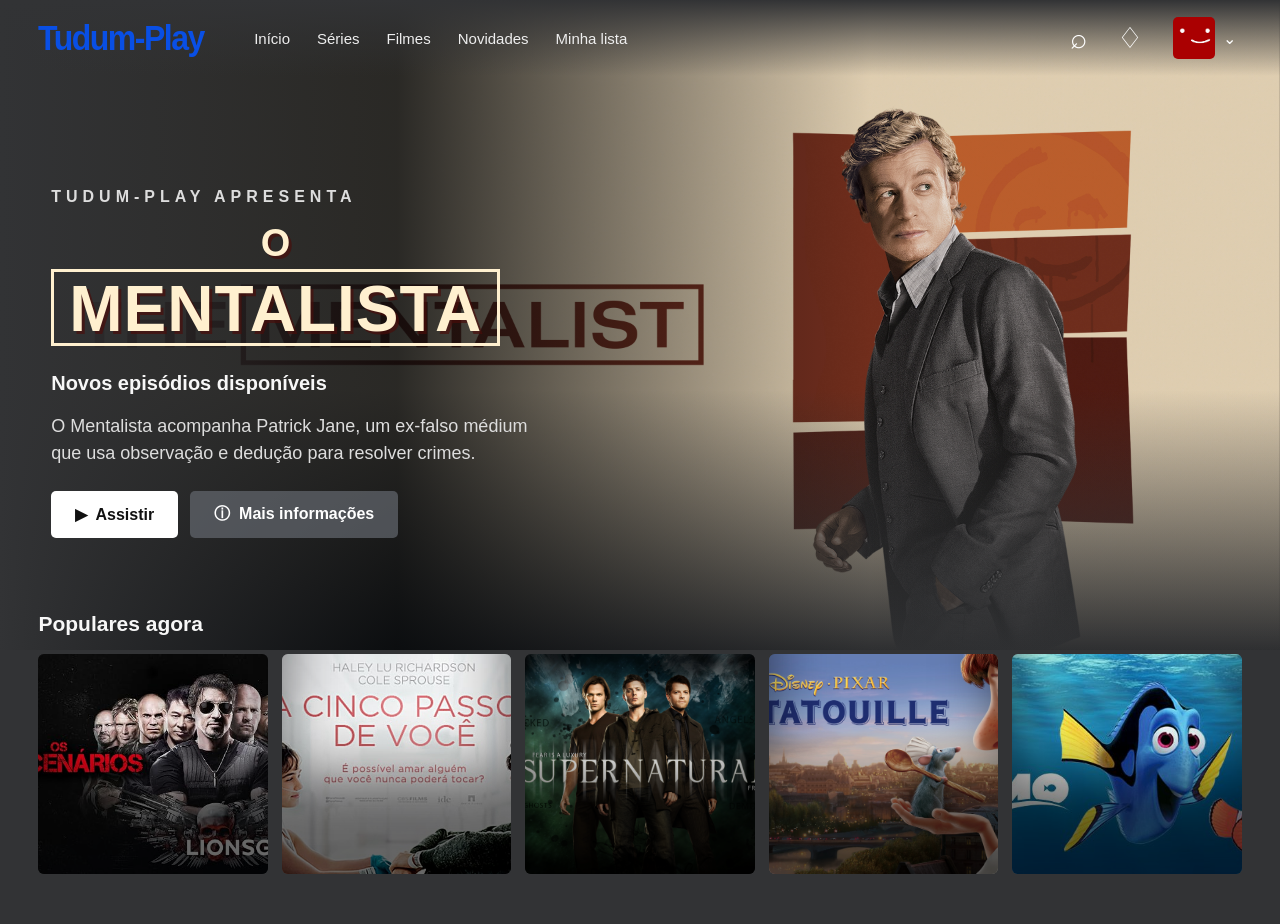
<file: Tudum-Play  - Protótipo/index.html>
<!DOCTYPE html>
<html lang="pt-BR">
<head>
  <meta charset="UTF-8">
  <meta name="viewport" content="width=device-width, initial-scale=1.0">
  <title>Tudum-Play</title>
  <link rel="icon" type="image/x-icon" href="favicon.ico">
  <link rel="stylesheet" href="style.css">
</head>
<body>

  <header class="topbar">
    <a class="logo" href="#" aria-label="Netflix">Tudum-Play</a>
    <nav aria-label="Navegação principal">
      <a href="#">Início</a>
      <a href="#">Séries</a>
      <a href="#">Filmes</a>
      <a href="#">Novidades</a>
      <a href="#">Minha lista</a>
    </nav>
    <div class="actions">
      <button class="plain" aria-label="Pesquisar">⌕</button>
      <button class="plain" aria-label="Notificações">♢</button>
      <button id="profileButton" class="profile" aria-label="Abrir assistente" aria-expanded="false" aria-controls="assistantPanel">
        <img src="assets/carinha-assistente.png" alt="">
        <i>⌄</i>
      </button>
    </div>
  </header>

  <main>
    <section class="hero">
      <div class="hero-copy">
        <p class="eyebrow">TUDUM-PLAY APRESENTA</p>
        <h1 class="featured-title">
          <span>O</span>
          <strong>MENTALISTA</strong>
        </h1>
        <h2>Novos episódios disponíveis</h2>
        <p>O Mentalista acompanha Patrick Jane, um ex-falso médium que usa observação e dedução para resolver crimes.</p>
        <div class="hero-buttons">
          <button class="watch">▶ &nbsp;Assistir</button>
          <button class="info">ⓘ &nbsp;Mais informações</button>
        </div>
      </div>
    </section>

    <section class="catalog">
      <h2>Populares agora</h2>
      <div class="carousel">
        <button class="carousel-button previous" aria-label="Ver títulos anteriores">‹</button>

        <div class="cards" id="movieCarousel">
          <article class="card c1" aria-label="Os Mercenários"></article>
          <article class="card c2" aria-label="A Cinco Passos de Você"></article>
          <article class="card c3" aria-label="Supernatural"></article>
          <article class="card c4" aria-label="Ratatouille"></article>
          <article class="card c5" aria-label="Procurando Nemo"></article>
          <article class="card c6" aria-label="The Office"></article>
        </div>

        <button class="carousel-button next" aria-label="Ver mais títulos">›</button>
      </div>
    </section>
  </main>

  <div id="overlay" class="overlay" hidden></div>
  <aside id="assistantPanel" class="assistant" aria-hidden="true" aria-labelledby="assistantTitle">
    <button id="closeButton" class="close" aria-label="Fechar assistente">×</button>
    <div class="assistant-head">
      <div class="bot-face">•‿•</div>
      <div>
        <h2 id="assistantTitle">Olá, Usuario! <small>BETA</small></h2>
        <p>Eu sou seu assistente de entretenimento.<br>Como posso te ajudar hoje?</p>
      </div>
    </div>

    <h3>Comandos sugeridos</h3>
    <div class="suggestions">
      <button data-recommendation="leve"><i class="pink">☺</i> Quero indicação de um filme leve <span>›</span></button>
      <button data-recommendation="suspense"><i class="blue">♧</i> Me indique uma série de suspense <span>›</span></button>
      <button data-recommendation="romance"><i class="purple">♡</i> Quero algo romântico para assistir <span>›</span></button>
      <button data-recommendation="familia"><i class="green">♙</i> Sugira algo para ver com a família <span>›</span></button>
      <button data-recommendation="acao"><i class="orange">♢</i> Quero um filme de ação emocionante <span>›</span></button>
    </div>

    <div class="result">
      <p>Sugestão para você</p>
      <article>
        <div id="resultPoster" class="poster default-poster" role="img" aria-label="The Office"></div>
        <div>
          <h3 id="resultTitle">The Office</h3>
          <small id="resultDetails">2005 &nbsp; 9 temporadas &nbsp; 203 episódios</small>
          <p id="resultDescription">Uma série de comédia sobre trabalho, caos e cafés fortes.</p>
          <button class="watch small">▶ Assistir</button>
        </div>
      </article>
    </div>

    <form id="messageForm" class="message">
      <input id="messageInput" aria-label="Mensagem" placeholder="Digite sua mensagem...">
      <button aria-label="Enviar">➤</button>
    </form>
    <p class="note">▣ Este é um assistente demonstrativo.</p>
  </aside>

  <script src="script.js"></script>
</body>
</html>
</file>
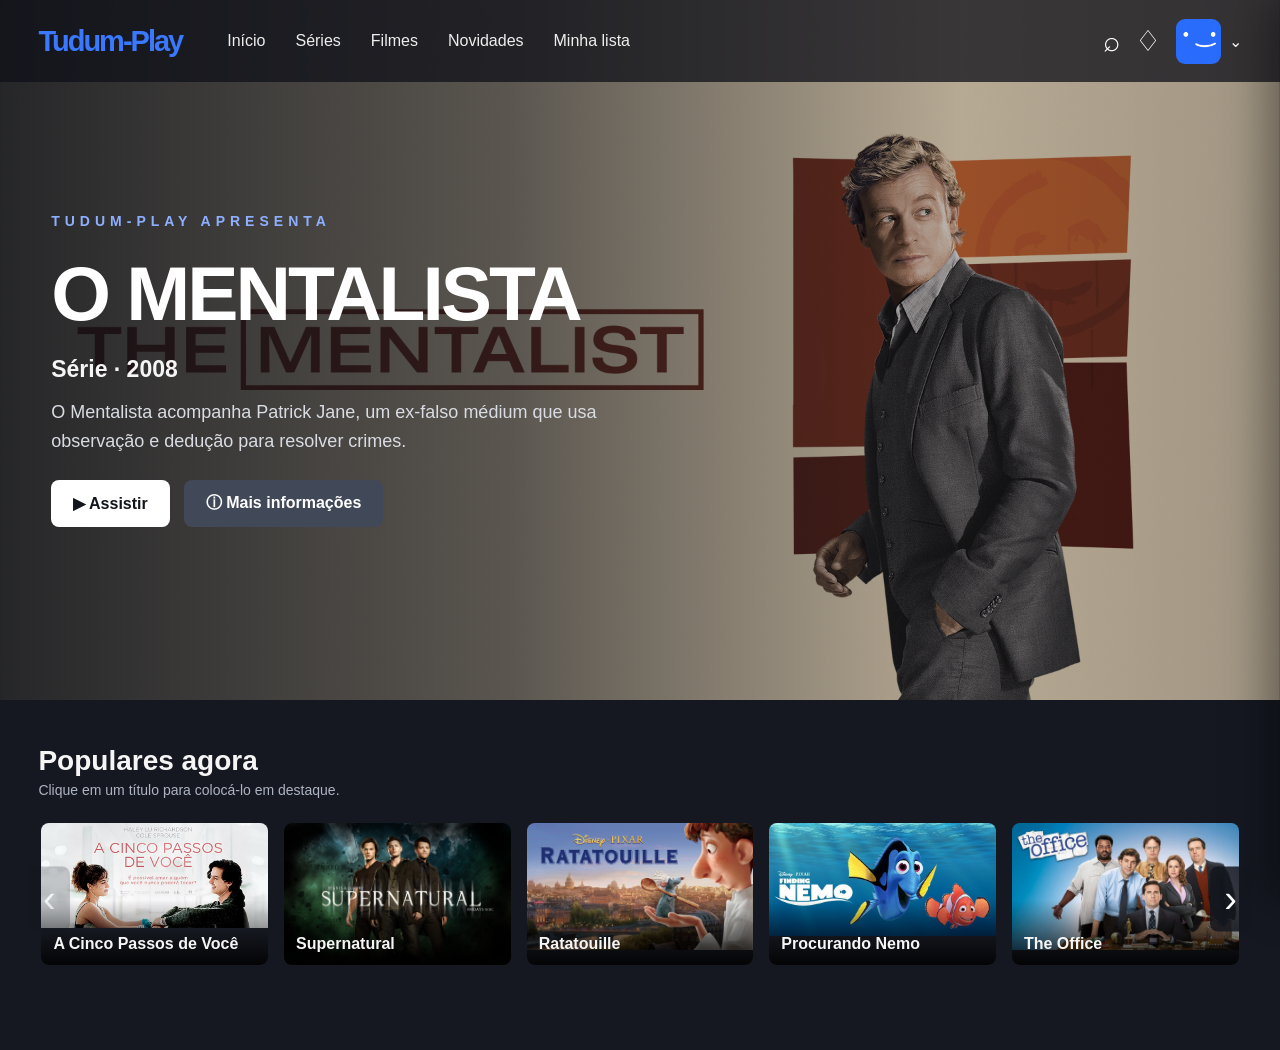
<file: Tudum-Play - E_pra_ser_esse_o_final/index.html>
<!DOCTYPE html>
<html lang="pt-BR">
<head>
  <meta charset="UTF-8">
  <meta name="viewport" content="width=device-width, initial-scale=1.0">
  <meta name="description" content="Tudum-Play - catálogo de filmes e séries">
  <title>Tudum-Play</title>

  <link rel="icon" type="image/x-icon" href="favicon.ico">
  <link rel="stylesheet" href="style.css">
</head>

<body>
  <header class="topbar">
    <a class="logo" href="#" aria-label="Tudum-Play">Tudum-Play</a>

    <nav aria-label="Navegação principal">
      <a href="#inicio">Início</a>
      <a href="#catalogo">Séries</a>
      <a href="#catalogo">Filmes</a>
      <a href="#catalogo">Novidades</a>
      <a href="#catalogo">Minha lista</a>
    </nav>

    <div class="actions">
      <button id="searchButton" class="plain" aria-label="Pesquisar" title="Pesquisar">⌕</button>
      <button class="plain" aria-label="Notificações" title="Notificações">♢</button>

      <button id="profileButton" class="profile" aria-label="Abrir assistente" aria-expanded="false" aria-controls="assistantPanel">
        <img src="poster/carinha-assistente.png" alt="">
        <span>⌄</span>
      </button>
    </div>
  </header>

  <div id="searchBox" class="search-box">
    <input id="searchInput" type="search" placeholder="Pesquisar filmes e séries..." aria-label="Pesquisar filmes e séries">
    <button id="closeSearch" aria-label="Fechar pesquisa">×</button>
    <div id="searchResults" class="search-results"></div>
  </div>

  <main id="inicio">
    <section class="hero">
      <div class="hero-copy">
        <p class="eyebrow">TUDUM-PLAY APRESENTA</p>

        <h1 id="featuredTitle" class="featured-title">O MENTALISTA</h1>
        <h2 id="featuredSubtitle">Novos episódios disponíveis</h2>

        <p id="featuredDescription">
          O Mentalista acompanha Patrick Jane, um ex-falso médium que usa observação e dedução para resolver crimes.
        </p>

        <div class="hero-buttons">
          <button id="watchButton" class="watch">▶ Assistir</button>
          <button id="infoButton" class="info">ⓘ Mais informações</button>
        </div>
      </div>

      <div id="featuredPoster" class="featured-poster" role="img" aria-label="O Mentalista"></div>
    </section>

    <section id="catalogo" class="catalog">
      <div class="section-title">
        <h2>Populares agora</h2>
        <p>Clique em um título para colocá-lo em destaque.</p>
      </div>

      <div class="carousel">
        <button class="carousel-button previous" aria-label="Ver títulos anteriores">‹</button>

        <div id="movieCarousel" class="cards"></div>

        <button class="carousel-button next" aria-label="Ver mais títulos">›</button>
      </div>
    </section>
  </main>

  <div id="modal" class="modal" hidden>
    <div class="modal-content">
      <button id="modalClose" class="modal-close" aria-label="Fechar">×</button>
      <h2 id="modalTitle">Título</h2>
      <div id="modalBody"></div>
    </div>
  </div>

  <div id="overlay" class="overlay" hidden></div>

  <aside id="assistantPanel" class="assistant" aria-hidden="true" aria-labelledby="assistantTitle">
    <button id="closeButton" class="close" aria-label="Fechar assistente">×</button>

    <div class="assistant-head">
      <div class="bot-face">•‿•</div>

      <div>
        <h2 id="assistantTitle">Olá! <small>BETA</small></h2>
        <p>Eu sou seu assistente de entretenimento. Como posso ajudar?</p>
      </div>
    </div>

    <h3>Sugestões</h3>

    <div class="suggestions">
      <button data-message="Quero um filme leve e divertido">☺ Filme leve</button>
      <button data-message="Quero uma série de suspense">♧ Série de suspense</button>
      <button data-message="Quero algo romântico">♡ Romance</button>
      <button data-message="Quero algo para assistir com a família">♙ Família</button>
      <button data-message="Quero um filme de ação">♢ Ação</button>
      <button data-message="Quero uma comédia">☻ Comédia</button>
      <button data-message="Quero ficção científica">✦ Ficção científica</button>
      <button data-message="Quero uma animação">★ Animação</button>
    </div>

    <div class="result">
      <p>Sugestão para você</p>

      <article>
        <div id="resultPoster" class="poster"></div>

        <div>
          <h3 id="resultTitle">The Office</h3>
          <small id="resultDetails">2005 · 9 temporadas</small>
          <p id="resultDescription">Uma comédia sobre o cotidiano de um escritório.</p>

          <button id="resultWatch" class="watch small">▶ Ver opções</button>
        </div>
      </article>
    </div>

    <form id="messageForm" class="message">
      <input id="messageInput" aria-label="Mensagem" placeholder="Digite sua mensagem...">
      <button aria-label="Enviar">➤</button>
    </form>

    <p class="note">▣ Assistente demonstrativo do Tudum-Play.</p>
  </aside>

  <script src="script.js"></script>
</body>
</html>
</file>
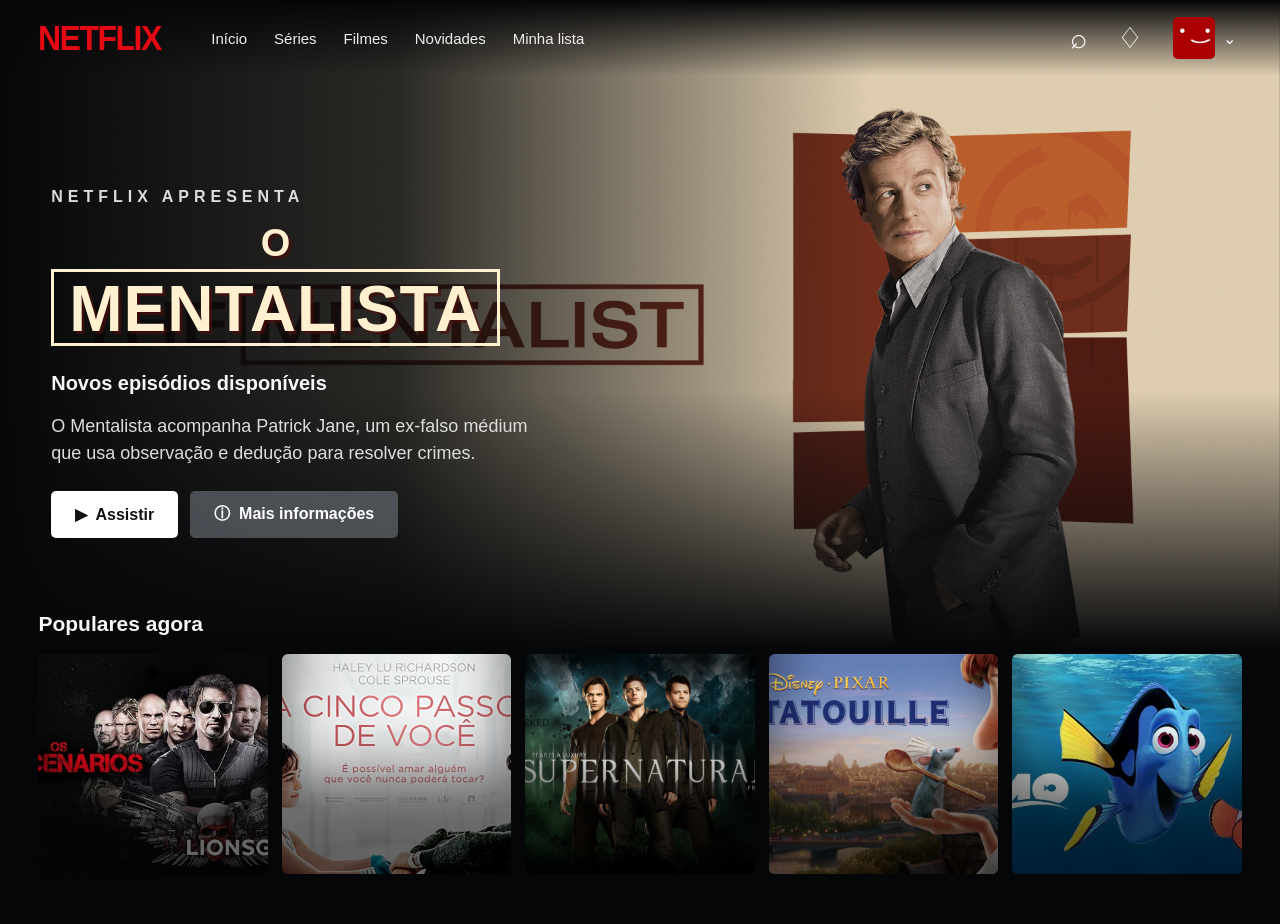
<file: Vini - Copia/index.html>
<!DOCTYPE html>
<html lang="pt-BR">
<head>
  <meta charset="UTF-8">
  <meta name="viewport" content="width=device-width, initial-scale=1.0">
  <title>Netflix</title>
  <link rel="icon" type="image/x-icon" href="favicon.ico">
  <link rel="stylesheet" href="style.css">
</head>
<body>
  <!-- Cabeçalho -->
  <header class="topbar">
    <a class="logo" href="#" aria-label="Netflix">NETFLIX</a>
    <nav aria-label="Navegação principal">
      <a href="#">Início</a>
      <a href="#">Séries</a>
      <a href="#">Filmes</a>
      <a href="#">Novidades</a>
      <a href="#">Minha lista</a>
    </nav>
    <div class="actions">
      <button class="plain" aria-label="Pesquisar">⌕</button>
      <button class="plain" aria-label="Notificações">♢</button>
      <button id="profileButton" class="profile" aria-label="Abrir assistente" aria-expanded="false" aria-controls="assistantPanel">
        <img src="assets/carinha-assistente.png" alt="">
        <i>⌄</i>
      </button>
    </div>
  </header>

  <!-- Conteúdo principal -->
  <main>
    <section class="hero">
      <div class="hero-copy">
        <p class="eyebrow">NETFLIX APRESENTA</p>
        <h1 class="featured-title">
          <span>O</span>
          <strong>MENTALISTA</strong>
        </h1>
        <h2>Novos episódios disponíveis</h2>
        <p>O Mentalista acompanha Patrick Jane, um ex-falso médium que usa observação e dedução para resolver crimes.</p>
        <div class="hero-buttons">
          <button class="watch">▶ &nbsp;Assistir</button>
          <button class="info">ⓘ &nbsp;Mais informações</button>
        </div>
      </div>
    </section>

    <section class="catalog">
      <h2>Populares agora</h2>
      <div class="carousel">
        <button class="carousel-button previous" aria-label="Ver títulos anteriores">‹</button>

        <div class="cards" id="movieCarousel">
          <article class="card c1" aria-label="Os Mercenários"></article>
          <article class="card c2" aria-label="A Cinco Passos de Você"></article>
          <article class="card c3" aria-label="Supernatural"></article>
          <article class="card c4" aria-label="Ratatouille"></article>
          <article class="card c5" aria-label="Procurando Nemo"></article>
          <article class="card c6" aria-label="The Office"></article>
        </div>

        <button class="carousel-button next" aria-label="Ver mais títulos">›</button>
      </div>
    </section>
  </main>

  <!-- Menu do assistente -->
  <div id="overlay" class="overlay" hidden></div>
  <aside id="assistantPanel" class="assistant" aria-hidden="true" aria-labelledby="assistantTitle">
    <button id="closeButton" class="close" aria-label="Fechar assistente">×</button>
    <div class="assistant-head">
      <div class="bot-face">•‿•</div>
      <div>
        <h2 id="assistantTitle">Olá, Usuario! <small>BETA</small></h2>
        <p>Eu sou seu assistente de entretenimento.<br>Como posso te ajudar hoje?</p>
      </div>
    </div>

    <h3>Comandos sugeridos</h3>
    <div class="suggestions">
      <button data-recommendation="leve"><i class="pink">☺</i> Quero indicação de um filme leve <span>›</span></button>
      <button data-recommendation="suspense"><i class="blue">♧</i> Me indique uma série de suspense <span>›</span></button>
      <button data-recommendation="romance"><i class="purple">♡</i> Quero algo romântico para assistir <span>›</span></button>
      <button data-recommendation="familia"><i class="green">♙</i> Sugira algo para ver com a família <span>›</span></button>
      <button data-recommendation="acao"><i class="orange">♢</i> Quero um filme de ação emocionante <span>›</span></button>
    </div>

    <div class="result">
      <p>Sugestão para você</p>
      <article>
        <div id="resultPoster" class="poster default-poster" role="img" aria-label="The Office"></div>
        <div>
          <h3 id="resultTitle">The Office</h3>
          <small id="resultDetails">2005 &nbsp; 9 temporadas &nbsp; 203 episódios</small>
          <p id="resultDescription">Uma série de comédia sobre trabalho, caos e cafés fortes.</p>
          <button class="watch small">▶ Assistir</button>
        </div>
      </article>
    </div>

    <form id="messageForm" class="message">
      <input id="messageInput" aria-label="Mensagem" placeholder="Digite sua mensagem...">
      <button aria-label="Enviar">➤</button>
    </form>
    <p class="note">▣ Este é um assistente demonstrativo.</p>
  </aside>

  <script src="script.js"></script>
</body>
</html>
</file>
<file: Tudum-Play  - Protótipo/style.css>
/* CONFIGURAÇÕES GERAIS */
:root {
  --blue: #094fe5;
  --panel: #323335;
  --soft: #171c24;
  --text: #f7f7f7;
  --muted: #b8bbc2;
  --violet: #8f4cff;
}

* { box-sizing: border-box; }

html {
  background: #323335;
  color: var(--text);
  font-family: Arial, Helvetica, sans-serif;
}

body {
  margin: 0;
  min-height: 100vh;
  background: #323335;
}

button { font: inherit; }

/* CABEÇALHO */
.topbar {
  position: absolute;
  z-index: 5;
  display: flex;
  align-items: center;
  gap: 50px;
  width: 100%;
  height: 76px;
  padding: 0 3%;
  background: linear-gradient(#323335, transparent);
}

.logo {
  display: inline-block;
  color: var(--blue);
  font-family: Impact, Haettenschweiler, "Arial Narrow Bold", sans-serif;
  font-size: 32px;
  font-weight: 900;
  letter-spacing: -1.5px;
  line-height: 1;
  text-decoration: none;
  transform: scaleY(1.12);
  transform-origin: left center;
}

.topbar nav {
  display: flex;
  gap: 27px;
}

.topbar nav a {
  color: #eee;
  font-size: 15px;
  text-decoration: none;
}

.actions {
  display: flex;
  align-items: center;
  gap: 18px;
  margin-left: auto;
}

.plain {
  border: 0;
  background: none;
  color: white;
  font-size: 29px;
  cursor: pointer;
}

.profile {
  display: flex;
  align-items: center;
  gap: 8px;
  border: 0;
  background: transparent;
  color: #fff;
  cursor: pointer;
}

.profile img {
  display: block;
  width: 42px;
  height: 42px;
  object-fit: cover;
  border-radius: 5px;
}

.profile i { font-style: normal; }

/* ÁREA PRINCIPAL */
.hero {
  display: flex;
  align-items: center;
  height: 650px;
  padding: 90px 4% 30px;
  background:
    linear-gradient(90deg, #323335 0%, rgba(4, 6, 8, .84) 31%, rgba(4, 6, 8, .08) 68%),
    linear-gradient(0deg, #323335 0%, transparent 40%),
    url("assets/mentalista.png") center / cover no-repeat;
}

.hero-copy { max-width: 500px; }

.eyebrow {
  color: #ddd;
  font-weight: bold;
  letter-spacing: 5px;
}

.featured-title {
  display: flex;
  flex-direction: column;
  align-items: center;
  width: fit-content;
  margin: 18px 0;
  color: #fff0cf;
  font-family: Impact, Haettenschweiler, "Arial Narrow Bold", sans-serif;
  line-height: .88;
  text-transform: uppercase;
  text-shadow: 3px 3px 0 rgba(76, 12, 9, .65);
}

.featured-title span {
  margin-bottom: 7px;
  font-size: 38px;
  line-height: 1;
}

.featured-title strong {
  padding: 9px 15px 6px;
  border: 3px solid #fff0cf;
  font-size: 64px;
  font-weight: 900;
  letter-spacing: 1px;
}

.hero h2 {
  margin-top: 26px;
  font-size: 20px;
}

.hero-copy > p:not(.eyebrow) {
  color: #ddd;
  font-size: 18px;
  line-height: 1.5;
}

.hero-buttons {
  display: flex;
  gap: 12px;
  margin-top: 24px;
}

.watch,
.info {
  padding: 13px 24px;
  border: 0;
  border-radius: 5px;
  font-weight: bold;
  cursor: pointer;
}

.watch {
  background: white;
  color: #111;
}

.info {
  background: rgba(100, 105, 112, .7);
  color: white;
}

/* CATÁLOGO */
.catalog {
  position: relative;
  margin-top: -55px;
  padding: 0 3% 50px;
}

.catalog h2 { font-size: 21px; }

.carousel {
  position: relative;
}

.cards {
  display: flex;
  gap: 14px;
  overflow-x: auto;
  scroll-behavior: smooth;
  scrollbar-width: none;
}

.cards::-webkit-scrollbar {
  display: none;
}

.card {
  display: flex;
  flex: 0 0 calc((100% - 56px) / 5);
  align-items: flex-end;
  height: 220px;
  padding: 18px;
  border-radius: 6px;
  background-position: center;
  background-size: cover;
  box-shadow: inset 0 -100px 60px rgba(0, 0, 0, .6);
  font-size: 23px;
}

.c1 { background-image: url("assets/mercenarios.png"); }
.c2 { background-image: url("assets/cinco-passos.png"); }
.c3 { background-image: url("assets/supernatural.png"); }
.c4 { background-image: url("assets/ratatouille.png"); }
.c5 { background-image: url("assets/procurando-nemo.png"); }
.c6 { background-image: url("assets/the-office.png"); }

.carousel-button {
  position: absolute;
  z-index: 2;
  top: 0;
  width: 48px;
  height: 100%;
  border: 0;
  background: rgba(5, 6, 8, .72);
  color: white;
  font-size: 52px;
  cursor: pointer;
  opacity: 0;
  transition: opacity .2s ease, background .2s ease;
}

.carousel:hover .carousel-button,
.carousel-button:focus-visible {
  opacity: 1;
}

.carousel-button:hover {
  background: rgba(5, 6, 8, .9);
}

.carousel-button:disabled {
  opacity: 0;
  pointer-events: none;
}

.previous {
  left: 0;
  border-radius: 6px 0 0 6px;
}

.next {
  right: 0;
  border-radius: 0 6px 6px 0;
}

/* FUNDO DO MENU */
.overlay {
  position: fixed;
  z-index: 8;
  inset: 0;
  background: rgba(0, 0, 0, .42);
}

/* MENU DO ASSISTENTE */
.assistant {
  position: fixed;
  z-index: 9;
  top: 64px;
  right: 2%;
  width: min(630px, 94vw);
  height: calc(100vh - 84px);
  padding: 28px 34px 20px;
  overflow: auto;
  border: 1px solid #30343d;
  border-radius: 20px;
  background: linear-gradient(160deg, #0a0e15, #070a10);
  box-shadow: 0 0 40px rgba(0, 0, 0, .75);
  opacity: 0;
  transform: translateX(110%);
  transition: .28s ease;
}

.assistant.open {
  opacity: 1;
  transform: translateX(0);
}

.close {
  position: absolute;
  top: 18px;
  right: 21px;
  border: 0;
  background: none;
  color: #9da0a8;
  font-size: 37px;
  cursor: pointer;
}

.assistant-head {
  display: flex;
  align-items: center;
  gap: 23px;
}

.assistant-head h2 {
  margin: 0 0 7px;
  font-size: 26px;
}

.assistant-head p {
  margin: 0;
  color: #ccd0d6;
  line-height: 1.45;
}

.assistant small { font-size: 12px; }

.assistant-head small {
  margin-left: 8px;
  padding: 3px;
  border: 1px solid #555;
  border-radius: 5px;
}

.bot-face {
  display: grid;
  flex: 0 0 90px;
  place-items: center;
  width: 90px;
  height: 90px;
  border: 2px solid #6a8dff;
  border-radius: 50%;
  box-shadow: 0 0 12px #6e43ff, inset 0 0 14px #4d2bc5;
  color: white;
  font-size: 27px;
}

.assistant > h3 {
  margin: 26px 0 10px;
  font-size: 16px;
}

/* SUGESTÕES DO ASSISTENTE */
.suggestions {
  display: grid;
  gap: 6px;
}

.suggestions button {
  display: flex;
  align-items: center;
  gap: 14px;
  padding: 14px 16px;
  border: 0;
  border-radius: 7px;
  background: var(--soft);
  color: #fff;
  text-align: left;
  cursor: pointer;
}

.suggestions button:hover { background: #222936; }

.suggestions i {
  font-size: 21px;
  font-style: normal;
}

.suggestions span {
  margin-left: auto;
  color: #adb0b6;
  font-size: 26px;
}

.pink { color: #e84d94; }
.blue { color: #27a7e7; }
.purple { color: #a862eb; }
.green { color: #38be68; }
.orange { color: #f57c34; }

/* RESULTADO SUGERIDO */
.result {
  margin-top: 18px;
  padding-top: 10px;
  border-top: 1px solid #242933;
  color: #bbb;
}

.result article {
  display: grid;
  grid-template-columns: 170px 1fr;
  gap: 16px;
  padding: 9px;
  border: 1px solid #232a35;
  border-radius: 10px;
  background: #0d1118;
  color: white;
}

.poster {
  display: grid;
  min-height: 135px;
  place-items: center;
  border-radius: 7px;
  background-position: center;
  background-size: cover;
  background-repeat: no-repeat;
  font-size: 22px;
  font-weight: 900;
  text-align: center;
}

.default-poster {
  background-image: url("assets/the-office.png");
}

.result h3 { margin: 5px 0; }

.result article p {
  color: #bfc2c8;
  font-size: 13px;
  line-height: 1.4;
}

.small { padding: 9px 16px; }

/* CAMPO DE MENSAGEM */
.message {
  display: flex;
  margin-top: 18px;
  padding: 4px 6px 4px 16px;
  border: 1px solid #343944;
  border-radius: 26px;
  background: #12161d;
}

.message input {
  width: 100%;
  border: 0;
  outline: 0;
  background: transparent;
  color: white;
}

.message button {
  border: 0;
  background: none;
  color: #777f8a;
  font-size: 25px;
  cursor: pointer;
}

.note {
  color: #a65cff;
  font-size: 12px;
}

/* RESPONSIVIDADE */
@media (max-width: 750px) {
  .topbar nav,
  .plain {
    display: none;
  }

  .topbar { gap: 10px; }
  .hero { height: 590px; }
  .featured-title span { font-size: 27px; }

  .featured-title strong {
    border-width: 2px;
    font-size: 43px;
  }

  .cards {
    scroll-snap-type: x mandatory;
  }

  .card {
    flex-basis: calc((100% - 14px) / 2);
    scroll-snap-align: start;
  }

  .carousel-button {
    width: 38px;
    font-size: 42px;
    opacity: .85;
  }

  .assistant {
    top: 55px;
    right: 2%;
    height: calc(100vh - 65px);
    padding: 24px 18px;
  }

  .assistant-head { align-items: flex-start; }

  .bot-face {
    flex-basis: 65px;
    width: 65px;
    height: 65px;
  }

  .result article {
    grid-template-columns: 110px 1fr;
  }
}
</file>
<file: Tudum-Play - E_pra_ser_esse_o_final/style.css>
* {
  box-sizing: border-box;
  margin: 0;
  padding: 0;
}

html {
  scroll-behavior: smooth;
}

body {
  font-family: Arial, Helvetica, sans-serif;
  background: #151821;
  color: #f5f5f5;
  overflow-x: hidden;
}

button,
input {
  font: inherit;
}

button {
  cursor: pointer;
}

.topbar {
  position: absolute;
  z-index: 10;
  top: 0;
  left: 0;
  width: 100%;
  height: 82px;
  display: flex;
  align-items: center;
  gap: 45px;
  padding: 0 3%;
  background: rgba(15, 17, 25, .75);
}

.logo {
  color: #3978ff;
  font-size: 29px;
  font-weight: 900;
  text-decoration: none;
  letter-spacing: -2px;
}

nav {
  display: flex;
  gap: 30px;
}

nav a {
  color: #eee;
  text-decoration: none;
  font-size: 16px;
  transition: .2s;
}

nav a:hover {
  color: #6e9cff;
}

.actions {
  display: flex;
  align-items: center;
  gap: 15px;
  margin-left: auto;
}

.plain,
.profile {
  border: 0;
  background: transparent;
  color: white;
}

.plain {
  font-size: 29px;
}

.profile {
  display: flex;
  align-items: center;
  gap: 8px;
}

.profile img {
  width: 45px;
  height: 45px;
  object-fit: cover;
  border-radius: 9px;
}

.search-box {
  position: fixed;
  z-index: 30;
  top: 82px;
  right: 3%;
  width: min(430px, 90%);
  padding: 15px;
  background: #202431;
  border: 1px solid #394052;
  border-radius: 12px;
  display: none;
  box-shadow: 0 15px 40px rgba(0, 0, 0, .4);
}

.search-box.open {
  display: block;
}

.search-box input {
  width: 100%;
  padding: 12px 42px 12px 14px;
  border: 1px solid #555d70;
  border-radius: 8px;
  outline: none;
  background: #11141c;
  color: white;
}

#closeSearch {
  position: absolute;
  right: 25px;
  top: 25px;
  border: 0;
  background: none;
  color: white;
  font-size: 20px;
}

.search-results {
  margin-top: 10px;
  max-height: 300px;
  overflow-y: auto;
}

.search-result {
  padding: 10px;
  border-radius: 7px;
  cursor: pointer;
}

.search-result:hover {
  background: #303646;
}

.hero {
  position: relative;
  height: 700px !important;
  min-height: 700px !important;
  max-height: 700px !important;
  display: flex;
  align-items: center;
  padding: 110px 4% 70px;
  overflow: hidden;
  background: linear-gradient(110deg, #10131b 20%, #1b2433 58%, #343c4c);
  flex-shrink: 0;
}

.hero::after {
  content: "";
  position: absolute;
  z-index: 1;
  inset: 0;
  background: linear-gradient(90deg, rgba(10, 13, 20, .88) 0%, rgba(10, 13, 20, .65) 40%, rgba(10, 13, 20, .25) 75%, rgba(10, 13, 20, .35) 100%);
  pointer-events: none;
}

.hero-copy {
  position: relative;
  z-index: 2;
  width: 52%;
  max-width: 650px;
}

.eyebrow {
  margin-bottom: 20px;
  color: #8eafff;
  font-weight: bold;
  letter-spacing: 5px;
  font-size: 14px;
}

.featured-title {
  margin-bottom: 18px;
  color: #fff;
  font-size: clamp(42px, 6vw, 78px);
  font-weight: 900;
  letter-spacing: -3px;
}

.hero-copy h2 {
  margin-bottom: 15px;
  font-size: 23px;
}

.hero-copy > p:not(.eyebrow) {
  max-width: 600px;
  color: #d9dce3;
  font-size: 18px;
  line-height: 1.6;
}

.hero-buttons {
  display: flex;
  flex-wrap: wrap;
  gap: 14px;
  margin-top: 25px;
}

.watch,
.info {
  border: 0;
  border-radius: 8px;
  padding: 13px 22px;
  font-weight: bold;
  transition: .2s;
}

.watch {
  background: #fff;
  color: #12151c;
}

.info {
  background: #414858;
  color: #fff;
}

.watch:hover,
.info:hover {
  transform: translateY(-2px);
  filter: brightness(1.12);
}

.featured-poster {
  position: absolute;
  z-index: 0;
  inset: 0 !important;
  width: 100% !important;
  height: 100% !important;
  background-position: center;
  background-repeat: no-repeat;
  background-size: cover;
  opacity: 1;
}

.catalog {
  padding: 45px 3% 70px;
  background: #151821;
}

.section-title {
  margin-bottom: 20px;
}

.section-title h2 {
  font-size: 28px;
}

.section-title p {
  margin-top: 5px;
  color: #aeb4c1;
  font-size: 14px;
}

.carousel {
  position: relative;
}

.cards {
  display: flex;
  gap: 16px;
  overflow-x: auto;
  scroll-behavior: smooth;
  scrollbar-width: none;
  padding: 5px 3px 15px;
}

.cards::-webkit-scrollbar {
  display: none;
}

.card {
  position: relative;
  flex: 0 0 calc((100% - 64px) / 5);
  overflow: hidden;
  border-radius: 8px;
  background: #242936;
  cursor: pointer;
  transition: transform .25s, box-shadow .25s;
}

.card:hover {
  transform: translateY(-8px);
  box-shadow: 0 15px 30px rgba(0, 0, 0, .4);
}

.card img {
  display: block;
  width: 100%;
  height: auto;
  object-fit: contain;
}

.card-title {
  position: absolute;
  left: 0;
  right: 0;
  bottom: 0;
  padding: 35px 12px 12px;
  background: linear-gradient(transparent, rgba(0, 0, 0, .9));
  font-weight: bold;
}

.carousel-button {
  position: absolute;
  z-index: 3;
  top: 50%;
  width: 42px;
  height: 65px;
  border: 0;
  border-radius: 8px;
  background: rgba(20, 23, 31, .85);
  color: white;
  font-size: 38px;
  transform: translateY(-50%);
}

.carousel-button:hover {
  background: #3978ff;
}

.previous {
  left: -10px;
}

.next {
  right: -10px;
}

.carousel-button:disabled {
  opacity: .25;
  cursor: default;
}

.overlay {
  position: fixed;
  z-index: 19;
  inset: 0;
  background: rgba(0, 0, 0, .55);
}

.assistant {
  position: fixed;
  z-index: 20;
  top: 0;
  right: -430px;
  width: min(430px, 100%);
  height: 100vh;
  padding: 30px;
  overflow-y: auto;
  background: #1d212c;
  box-shadow: -15px 0 40px rgba(0, 0, 0, .35);
  transition: right .3s ease;
}

.assistant.open {
  right: 0;
}

.close {
  position: absolute;
  top: 18px;
  right: 20px;
  border: 0;
  background: none;
  color: white;
  font-size: 30px;
}

.assistant-head {
  display: flex;
  gap: 15px;
  margin: 30px 0;
}

.bot-face {
  display: grid;
  place-items: center;
  width: 58px;
  height: 58px;
  flex-shrink: 0;
  border-radius: 15px;
  background: #3978ff;
  font-size: 24px;
}

.assistant h2 {
  font-size: 20px;
}

.assistant h2 small {
  padding: 3px 6px;
  border-radius: 5px;
  background: #3978ff;
  font-size: 9px;
}

.assistant p {
  color: #b9bec9;
  line-height: 1.5;
}

.suggestions {
  display: grid;
  gap: 8px;
  margin: 15px 0 25px;
}

.suggestions button {
  padding: 11px;
  border: 1px solid #373e4e;
  border-radius: 8px;
  background: #272c39;
  color: white;
  text-align: left;
}

.suggestions button:hover {
  border-color: #3978ff;
  background: #303748;
}

.result {
  padding: 15px;
  border-radius: 12px;
  background: #272c39;
}

.result > p {
  margin-bottom: 10px;
  font-size: 13px;
}

.result article {
  display: flex;
  gap: 12px;
}

.poster {
  width: 80px;
  height: 115px;
  flex-shrink: 0;
  border-radius: 6px;
  background-position: center;
  background-size: cover;
  background-color: #10131b;
}

.result h3 {
  margin-bottom: 5px;
}

.result small {
  color: #8e96a6;
}

.result article p {
  margin: 7px 0;
  font-size: 13px;
}

.small {
  padding: 8px 12px;
  font-size: 12px;
}

.message {
  display: flex;
  gap: 8px;
  margin-top: 20px;
}

.message input {
  min-width: 0;
  flex: 1;
  padding: 12px;
  border: 1px solid #414858;
  border-radius: 8px;
  background: #11141c;
  color: white;
}

.message button {
  width: 45px;
  border: 0;
  border-radius: 8px;
  background: #3978ff;
  color: white;
}

.note {
  margin-top: 20px;
  font-size: 12px;
}

.modal {
  position: fixed;
  z-index: 50;
  inset: 0;
  display: grid;
  place-items: center;
  padding: 20px;
  background: rgba(0, 0, 0, .7);
}

.modal[hidden] {
  display: none;
}

.modal-content {
  position: relative;
  width: min(550px, 100%);
  max-height: 85vh;
  overflow-y: auto;
  padding: 30px;
  border-radius: 15px;
  background: #202531;
}

.modal-content h2 {
  margin-bottom: 20px;
}

.modal-close {
  position: absolute;
  top: 12px;
  right: 15px;
  border: 0;
  background: none;
  color: white;
  font-size: 28px;
}

.platform-list {
  display: grid;
  gap: 10px;
}

.platform-list a {
  display: block;
  padding: 13px;
  border-radius: 8px;
  background: #303746;
  color: white;
  text-decoration: none;
}

.platform-list a:hover {
  background: #3978ff;
}

.info-text {
  color: #c5cad4;
  line-height: 1.7;
}

@media (max-width: 900px) {
  .topbar {
    gap: 20px;
  }

  nav {
    gap: 15px;
  }

  .hero {
    height: 650px;
  }

  .hero-copy {
    width: 60%;
  }


  .card {
  aspect-ratio: 2 / 3;
  }
}

@media (max-width: 700px) {
  .topbar {
    height: 70px;
    padding: 0 18px;
  }

  .logo {
    font-size: 24px;
  }

  nav {
    display: none;
  }

  .plain:nth-child(2) {
    display: none;
  }

  .hero {
    height: 700px;
    padding: 110px 22px 40px;
    align-items: flex-start;
  }

  .hero-copy {
    width: 100%;
  }

  .featured-title {
    font-size: 48px;
  }

  .hero-copy > p:not(.eyebrow) {
    font-size: 16px;
  }

  .featured-poster {
  inset: 0;
  width: 100%;
  height: 100%;
  opacity: 1;
  background-size: cover;
  background-position: center;
}

  .hero-buttons {
    position: relative;
    z-index: 3;
  }

  .catalog {
    padding: 35px 18px;
  }

  .card {
  aspect-ratio: 2 / 3;
  }

  .carousel-button {
    display: none;
  }

  .assistant {
    padding: 25px 18px;
  }

  .search-box {
    top: 70px;
    right: 5%;
  }
}

@media (max-width: 420px) {
  .featured-title {
    font-size: 39px;
  }

  .hero {
    height: 670px;
  }

  .hero-buttons {
    flex-direction: column;
    align-items: stretch;
  }

  .card {
  aspect-ratio: 2 / 3;
  }

  .profile img {
    width: 38px;
    height: 38px;
  }
}
</file>
<file: Vini - Copia/style.css>
/* CONFIGURAÇÕES GERAIS */
:root {
  --red: #e50914;
  --panel: #080c13;
  --soft: #171c24;
  --text: #f7f7f7;
  --muted: #b8bbc2;
  --violet: #8f4cff;
}

* { box-sizing: border-box; }

html {
  background: #050608;
  color: var(--text);
  font-family: Arial, Helvetica, sans-serif;
}

body {
  margin: 0;
  min-height: 100vh;
  background: #050608;
}

button { font: inherit; }

/* CABEÇALHO */
.topbar {
  position: absolute;
  z-index: 5;
  display: flex;
  align-items: center;
  gap: 50px;
  width: 100%;
  height: 76px;
  padding: 0 3%;
  background: linear-gradient(#050608, transparent);
}

.logo {
  display: inline-block;
  color: var(--red);
  font-family: Impact, Haettenschweiler, "Arial Narrow Bold", sans-serif;
  font-size: 32px;
  font-weight: 900;
  letter-spacing: -1.5px;
  line-height: 1;
  text-decoration: none;
  transform: scaleY(1.12);
  transform-origin: left center;
}

.topbar nav {
  display: flex;
  gap: 27px;
}

.topbar nav a {
  color: #eee;
  font-size: 15px;
  text-decoration: none;
}

.actions {
  display: flex;
  align-items: center;
  gap: 18px;
  margin-left: auto;
}

.plain {
  border: 0;
  background: none;
  color: white;
  font-size: 29px;
  cursor: pointer;
}

.profile {
  display: flex;
  align-items: center;
  gap: 8px;
  border: 0;
  background: transparent;
  color: #fff;
  cursor: pointer;
}

.profile img {
  display: block;
  width: 42px;
  height: 42px;
  object-fit: cover;
  border-radius: 5px;
}

.profile i { font-style: normal; }

/* ÁREA PRINCIPAL */
.hero {
  display: flex;
  align-items: center;
  height: 650px;
  padding: 90px 4% 30px;
  background:
    linear-gradient(90deg, #060709 0%, rgba(4, 6, 8, .84) 31%, rgba(4, 6, 8, .08) 68%),
    linear-gradient(0deg, #050608 0%, transparent 40%),
    url("assets/mentalista.png") center / cover no-repeat;
}

.hero-copy { max-width: 500px; }

.eyebrow {
  color: #ddd;
  font-weight: bold;
  letter-spacing: 5px;
}

.featured-title {
  display: flex;
  flex-direction: column;
  align-items: center;
  width: fit-content;
  margin: 18px 0;
  color: #fff0cf;
  font-family: Impact, Haettenschweiler, "Arial Narrow Bold", sans-serif;
  line-height: .88;
  text-transform: uppercase;
  text-shadow: 3px 3px 0 rgba(76, 12, 9, .65);
}

.featured-title span {
  margin-bottom: 7px;
  font-size: 38px;
  line-height: 1;
}

.featured-title strong {
  padding: 9px 15px 6px;
  border: 3px solid #fff0cf;
  font-size: 64px;
  font-weight: 900;
  letter-spacing: 1px;
}

.hero h2 {
  margin-top: 26px;
  font-size: 20px;
}

.hero-copy > p:not(.eyebrow) {
  color: #ddd;
  font-size: 18px;
  line-height: 1.5;
}

.hero-buttons {
  display: flex;
  gap: 12px;
  margin-top: 24px;
}

.watch,
.info {
  padding: 13px 24px;
  border: 0;
  border-radius: 5px;
  font-weight: bold;
  cursor: pointer;
}

.watch {
  background: white;
  color: #111;
}

.info {
  background: rgba(100, 105, 112, .7);
  color: white;
}

/* CATÁLOGO */
.catalog {
  position: relative;
  margin-top: -55px;
  padding: 0 3% 50px;
}

.catalog h2 { font-size: 21px; }

.carousel {
  position: relative;
}

.cards {
  display: flex;
  gap: 14px;
  overflow-x: auto;
  scroll-behavior: smooth;
  scrollbar-width: none;
}

.cards::-webkit-scrollbar {
  display: none;
}

.card {
  display: flex;
  flex: 0 0 calc((100% - 56px) / 5);
  align-items: flex-end;
  height: 220px;
  padding: 18px;
  border-radius: 6px;
  background-position: center;
  background-size: cover;
  box-shadow: inset 0 -100px 60px rgba(0, 0, 0, .6);
  font-size: 23px;
}

.c1 { background-image: url("assets/mercenarios.png"); }
.c2 { background-image: url("assets/cinco-passos.png"); }
.c3 { background-image: url("assets/supernatural.png"); }
.c4 { background-image: url("assets/ratatouille.png"); }
.c5 { background-image: url("assets/procurando-nemo.png"); }
.c6 { background-image: url("assets/the-office.png"); }

.carousel-button {
  position: absolute;
  z-index: 2;
  top: 0;
  width: 48px;
  height: 100%;
  border: 0;
  background: rgba(5, 6, 8, .72);
  color: white;
  font-size: 52px;
  cursor: pointer;
  opacity: 0;
  transition: opacity .2s ease, background .2s ease;
}

.carousel:hover .carousel-button,
.carousel-button:focus-visible {
  opacity: 1;
}

.carousel-button:hover {
  background: rgba(5, 6, 8, .9);
}

.carousel-button:disabled {
  opacity: 0;
  pointer-events: none;
}

.previous {
  left: 0;
  border-radius: 6px 0 0 6px;
}

.next {
  right: 0;
  border-radius: 0 6px 6px 0;
}

/* FUNDO DO MENU */
.overlay {
  position: fixed;
  z-index: 8;
  inset: 0;
  background: rgba(0, 0, 0, .42);
}

/* MENU DO ASSISTENTE */
.assistant {
  position: fixed;
  z-index: 9;
  top: 64px;
  right: 2%;
  width: min(630px, 94vw);
  height: calc(100vh - 84px);
  padding: 28px 34px 20px;
  overflow: auto;
  border: 1px solid #30343d;
  border-radius: 20px;
  background: linear-gradient(160deg, #0a0e15, #070a10);
  box-shadow: 0 0 40px rgba(0, 0, 0, .75);
  opacity: 0;
  transform: translateX(110%);
  transition: .28s ease;
}

.assistant.open {
  opacity: 1;
  transform: translateX(0);
}

.close {
  position: absolute;
  top: 18px;
  right: 21px;
  border: 0;
  background: none;
  color: #9da0a8;
  font-size: 37px;
  cursor: pointer;
}

.assistant-head {
  display: flex;
  align-items: center;
  gap: 23px;
}

.assistant-head h2 {
  margin: 0 0 7px;
  font-size: 26px;
}

.assistant-head p {
  margin: 0;
  color: #ccd0d6;
  line-height: 1.45;
}

.assistant small { font-size: 12px; }

.assistant-head small {
  margin-left: 8px;
  padding: 3px;
  border: 1px solid #555;
  border-radius: 5px;
}

.bot-face {
  display: grid;
  flex: 0 0 90px;
  place-items: center;
  width: 90px;
  height: 90px;
  border: 2px solid #6a8dff;
  border-radius: 50%;
  box-shadow: 0 0 12px #6e43ff, inset 0 0 14px #4d2bc5;
  color: white;
  font-size: 27px;
}

.assistant > h3 {
  margin: 26px 0 10px;
  font-size: 16px;
}

/* SUGESTÕES DO ASSISTENTE */
.suggestions {
  display: grid;
  gap: 6px;
}

.suggestions button {
  display: flex;
  align-items: center;
  gap: 14px;
  padding: 14px 16px;
  border: 0;
  border-radius: 7px;
  background: var(--soft);
  color: #fff;
  text-align: left;
  cursor: pointer;
}

.suggestions button:hover { background: #222936; }

.suggestions i {
  font-size: 21px;
  font-style: normal;
}

.suggestions span {
  margin-left: auto;
  color: #adb0b6;
  font-size: 26px;
}

.pink { color: #e84d94; }
.blue { color: #27a7e7; }
.purple { color: #a862eb; }
.green { color: #38be68; }
.orange { color: #f57c34; }

/* RESULTADO SUGERIDO */
.result {
  margin-top: 18px;
  padding-top: 10px;
  border-top: 1px solid #242933;
  color: #bbb;
}

.result article {
  display: grid;
  grid-template-columns: 170px 1fr;
  gap: 16px;
  padding: 9px;
  border: 1px solid #232a35;
  border-radius: 10px;
  background: #0d1118;
  color: white;
}

.poster {
  display: grid;
  min-height: 135px;
  place-items: center;
  border-radius: 7px;
  background-position: center;
  background-size: cover;
  background-repeat: no-repeat;
  font-size: 22px;
  font-weight: 900;
  text-align: center;
}

.default-poster {
  background-image: url("assets/the-office.png");
}

.result h3 { margin: 5px 0; }

.result article p {
  color: #bfc2c8;
  font-size: 13px;
  line-height: 1.4;
}

.small { padding: 9px 16px; }

/* CAMPO DE MENSAGEM */
.message {
  display: flex;
  margin-top: 18px;
  padding: 4px 6px 4px 16px;
  border: 1px solid #343944;
  border-radius: 26px;
  background: #12161d;
}

.message input {
  width: 100%;
  border: 0;
  outline: 0;
  background: transparent;
  color: white;
}

.message button {
  border: 0;
  background: none;
  color: #777f8a;
  font-size: 25px;
  cursor: pointer;
}

.note {
  color: #a65cff;
  font-size: 12px;
}

/* RESPONSIVIDADE */
@media (max-width: 750px) {
  .topbar nav,
  .plain {
    display: none;
  }

  .topbar { gap: 10px; }
  .hero { height: 590px; }
  .featured-title span { font-size: 27px; }

  .featured-title strong {
    border-width: 2px;
    font-size: 43px;
  }

  .cards {
    scroll-snap-type: x mandatory;
  }

  .card {
    flex-basis: calc((100% - 14px) / 2);
    scroll-snap-align: start;
  }

  .carousel-button {
    width: 38px;
    font-size: 42px;
    opacity: .85;
  }

  .assistant {
    top: 55px;
    right: 2%;
    height: calc(100vh - 65px);
    padding: 24px 18px;
  }

  .assistant-head { align-items: flex-start; }

  .bot-face {
    flex-basis: 65px;
    width: 65px;
    height: 65px;
  }

  .result article {
    grid-template-columns: 110px 1fr;
  }
}
</file>
